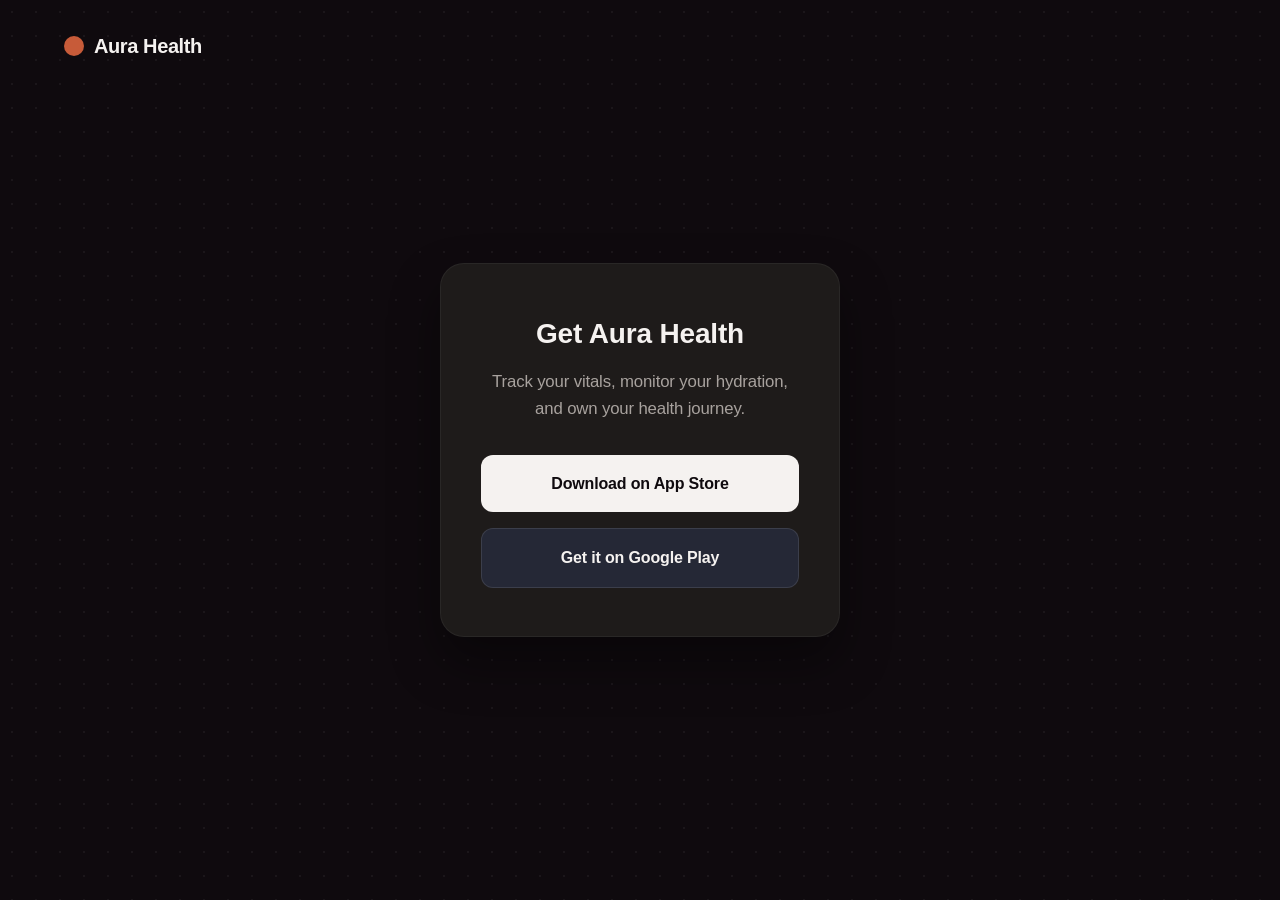
<file: download/index.html>
<!DOCTYPE html>
<html lang="en">
<head>
    <meta charset="UTF-8">
    <meta name="viewport" content="width=device-width, initial-scale=1.0">
    <title>Download Aura Health</title>
    <link rel="stylesheet" href="../index.css">
    <script>
      (function redirectBasedOnDevice() {
        const userAgent = navigator.userAgent || navigator.vendor || window.opera;
        const iosLink = "https://apps.apple.com/us/app/aura-fit-health/id6768627273"; // Replace with actual Apple ID
        const androidLink = "https://play.google.com/store/apps/details?id=com.synapsefitapp";

        if (/iPad|iPhone|iPod/.test(userAgent) && !window.MSStream) {
          window.location.replace(iosLink);
        } else if (/android/i.test(userAgent)) {
          window.location.replace(androidLink);
        }
      })();
    </script>
    <style>
      body { 
        display: flex; 
        justify-content: center; 
        align-items: center; 
        height: 100vh; 
        background-color: #0F0A0E; 
        background-image: radial-gradient(rgba(255, 255, 255, 0.05) 1px, transparent 1px);
        background-size: 24px 24px;
        font-family: 'Inter', sans-serif; 
        margin: 0; 
      }
      .download-card { 
        background: #1E1B1A; 
        padding: 48px 40px; 
        border-radius: 24px; 
        box-shadow: 0 25px 50px rgba(0,0,0,0.4); 
        border: 1px solid rgba(255,255,255,0.05);
        text-align: center; 
        max-width: 400px; 
      }
      .download-card h1 { 
        color: #F5F2F0; 
        font-size: 28px; 
        margin-bottom: 12px; 
        margin-top: 0;
      }
      .download-card p { 
        color: #A8A29E; 
        margin-bottom: 32px; 
        line-height: 1.6; 
        font-size: 1.05rem;
      }
      .btn-row { 
        display: flex; 
        flex-direction: column; 
        gap: 16px; 
      }
      .app-store-btn {
        display: inline-flex;
        align-items: center;
        justify-content: center;
        gap: 10px;
        padding: 16px 24px;
        border-radius: 12px;
        text-decoration: none;
        font-weight: 600;
        font-size: 1rem;
        transition: opacity 0.2s, transform 0.2s;
      }
      .app-store-btn:hover {
        transform: translateY(-2px);
      }
      .app-store-btn.ios {
        background: #F5F2F0;
        color: #0F0A0E;
      }
      .app-store-btn.android {
        background: #252836;
        color: #F5F2F0;
        border: 1px solid rgba(255,255,255,0.1);
      }
    </style>
</head>
<body>
    <div style="position: absolute; top: 30px; left: 5%;">
        <a href="../index.html" class="logo" style="text-decoration: none;">
            <div class="logo-circle"></div>
            Aura Health
        </a>
    </div>

    <div class="download-card">
        <h1>Get Aura Health</h1>
        <p>Track your vitals, monitor your hydration, and own your health journey.</p>
        <div class="btn-row">
            <a href="https://apps.apple.com/us/app/aura-fit-health/id6768627273" class="app-store-btn ios">Download on App Store</a>
            <a href="https://play.google.com/store/apps/details?id=com.synapsefitapp" class="app-store-btn android">Get it on Google Play</a>
        </div>
    </div>
</body>
</html>
</file>
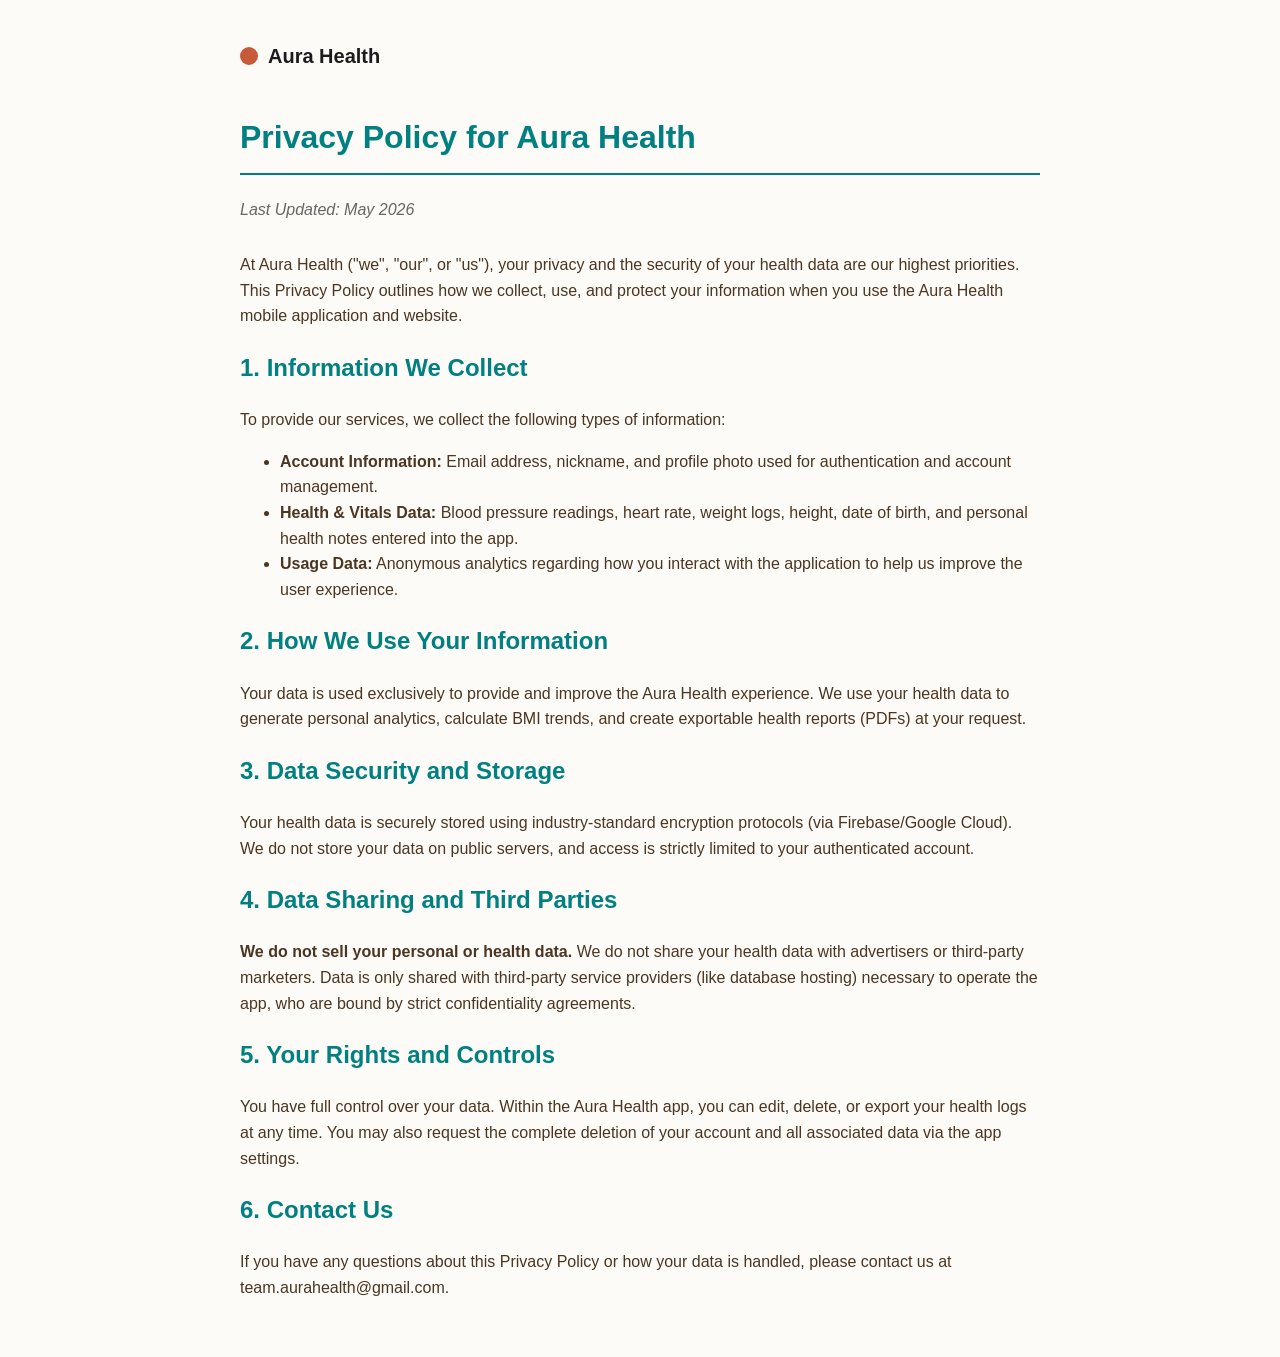
<file: privacy.html>
<!DOCTYPE html>
<html lang="en">
<head>
    <meta charset="UTF-8">
    <meta name="viewport" content="width=device-width, initial-scale=1.0">
    <title>Privacy Policy | Aura Health</title>
    <style>
        body {
            font-family: -apple-system, BlinkMacSystemFont, "Segoe UI", Roboto, Helvetica, Arial, sans-serif;
            background-color: #FDFBF7;
            color: #4B3621;
            line-height: 1.6;
            padding: 40px 20px;
            max-width: 800px;
            margin: 0 auto;
        }
        h1, h2 { color: #008080; }
        h1 { border-bottom: 2px solid #008080; padding-bottom: 10px; }
        .date { font-style: italic; color: #666; margin-bottom: 30px; }
    </style>
</head>
<body>

    <header style="margin-bottom: 40px; display: flex; align-items: center; gap: 10px;">
        <a href="index.html" style="text-decoration: none; display: flex; align-items: center; gap: 10px; font-family: 'Inter', -apple-system, BlinkMacSystemFont, sans-serif; font-weight: 800; font-size: 1.25rem; color: #1C1C1E;">
            <div style="width: 18px; height: 18px; border-radius: 50%; background-color: #C75B39;"></div>
            Aura Health
        </a>
    </header>

    <h1>Privacy Policy for Aura Health</h1>
    <p class="date">Last Updated: May 2026</p>

    <p>At Aura Health ("we", "our", or "us"), your privacy and the security of your health data are our highest priorities. This Privacy Policy outlines how we collect, use, and protect your information when you use the Aura Health mobile application and website.</p>

    <h2>1. Information We Collect</h2>
    <p>To provide our services, we collect the following types of information:</p>
    <ul>
        <li><strong>Account Information:</strong> Email address, nickname, and profile photo used for authentication and account management.</li>
        <li><strong>Health & Vitals Data:</strong> Blood pressure readings, heart rate, weight logs, height, date of birth, and personal health notes entered into the app.</li>
        <li><strong>Usage Data:</strong> Anonymous analytics regarding how you interact with the application to help us improve the user experience.</li>
    </ul>

    <h2>2. How We Use Your Information</h2>
    <p>Your data is used exclusively to provide and improve the Aura Health experience. We use your health data to generate personal analytics, calculate BMI trends, and create exportable health reports (PDFs) at your request.</p>

    <h2>3. Data Security and Storage</h2>
    <p>Your health data is securely stored using industry-standard encryption protocols (via Firebase/Google Cloud). We do not store your data on public servers, and access is strictly limited to your authenticated account.</p>

    <h2>4. Data Sharing and Third Parties</h2>
    <p><strong>We do not sell your personal or health data.</strong> We do not share your health data with advertisers or third-party marketers. Data is only shared with third-party service providers (like database hosting) necessary to operate the app, who are bound by strict confidentiality agreements.</p>

    <h2>5. Your Rights and Controls</h2>
    <p>You have full control over your data. Within the Aura Health app, you can edit, delete, or export your health logs at any time. You may also request the complete deletion of your account and all associated data via the app settings.</p>

    <h2>6. Contact Us</h2>
    <p>If you have any questions about this Privacy Policy or how your data is handled, please contact us at team.aurahealth@gmail.com.</p>

</body>
</html>
</file>
<file: index.css>
:root {
    --color-terracotta: #C75B39; /* Warm terracotta brown */
    --color-peach: #F5C6AA; /* Soft peach neutral */
    --color-charcoal: #F5F2F0; /* Crisp off-white */
    --color-eucalyptus: #8FBC8F; /* Eucalyptus light green */
    --bg-color: #151312; /* Rich dark espresso/slate */
    --text-color: #F5F2F0;
    --glass-bg: #1E1B1A;
    --glass-border: rgba(255, 255, 255, 0.05);
    --shadow-subtle: 0 4px 20px rgba(0, 0, 0, 0.02);
    --font-family: 'Inter', -apple-system, BlinkMacSystemFont, "Segoe UI", Roboto, sans-serif;
    --accent-color: var(--color-terracotta);
}

p {
    color: #A8A29E;
}

* {
    margin: 0;
    padding: 0;
    box-sizing: border-box;
}

body {
    font-family: var(--font-family);
    background-color: var(--bg-color);
    color: var(--text-color);
    line-height: 1.6;
    display: flex;
    flex-direction: column;
    min-height: 100vh;
    -webkit-font-smoothing: antialiased;
    -moz-osx-font-smoothing: grayscale;
    letter-spacing: -0.01em;
}

.container {
    width: 100%;
    max-width: 1440px;
    margin: 0 auto;
    padding: 0 5%;
}

/* Header / Top Navigation */
.top-nav {
    position: absolute;
    top: 0;
    left: 0;
    width: 100%;
    padding: 24px 0;
    z-index: 100;
}

.nav-container {
    display: flex;
    align-items: center;
    justify-content: flex-start;
}

.logo {
    font-size: 1.25rem;
    font-weight: 800;
    color: var(--text-color);
    text-decoration: none;
    display: flex;
    align-items: center;
    gap: 10px;
    letter-spacing: -0.02em;
}

.logo-circle {
    width: 20px;
    height: 20px;
    border-radius: 50%;
    background-color: var(--accent-color);
}

/* Hero Section */
.hero-section {
    padding: 30px 0;
    background: radial-gradient(circle at top left, rgba(199, 91, 57, 0.04), transparent 40%),
                radial-gradient(circle at top right, rgba(199, 91, 57, 0.05), transparent 45%),
                radial-gradient(circle at bottom, rgba(199, 91, 57, 0.02), transparent 50%),
                var(--bg-color);
}

.hero-section .container {
    display: flex;
    flex-direction: row;
    align-items: center;
    justify-content: space-between;
    min-height: 55vh;
    gap: 40px;
    padding: 80px 5% 40px 5%;
}

.hero-text-col {
    flex: 1.2;
    max-width: 680px;
    text-align: left;
}

.hero-visual-col {
    flex: 0.8;
    display: flex;
    justify-content: flex-end;
    align-items: center;
}

.hero-section h1 {
    font-size: 4rem;
    font-weight: 800;
    line-height: 1.1;
    margin-bottom: 24px;
    letter-spacing: -0.03em;
    color: var(--color-charcoal);
}

.hero-section p {
    font-size: 1.25rem;
    color: #A8A29E;
    margin-bottom: 40px;
    max-width: 580px;
    line-height: 1.7;
}

.cta-buttons {
    display: flex;
    gap: 20px;
    justify-content: flex-start;
    flex-wrap: wrap;
}

.app-store-btn {
    padding: 16px 32px;
    border-radius: 16px;
    font-weight: 600;
    text-decoration: none;
    transition: transform 0.2s, background-color 0.2s;
    font-size: 1.1rem;
    display: inline-flex;
    align-items: center;
    gap: 12px;
    color: #fff;
}

.app-store-btn.ios {
    background-color: var(--color-terracotta);
}

.app-store-btn.ios:hover {
    background-color: #B34B29;
    transform: translateY(-2px);
}

.app-store-btn.android {
    background-color: #2A2625;
}

.app-store-btn.android:hover {
    background-color: #3D3735;
    transform: translateY(-2px);
}

.store-icon {
    width: 24px;
    height: 24px;
}

/* CSS Device Mockup */
.css-device-frame {
    width: 300px;
    height: 600px;
    border-radius: 40px;
    border: 12px solid #2A2625;
    box-shadow: 0 25px 50px rgba(0,0,0,0.3);
    position: relative;
    background: #1E1B1A;
    overflow: hidden;
    display: flex;
    flex-direction: column;
}

.css-device-notch {
    position: absolute;
    top: 0;
    left: 50%;
    transform: translateX(-50%);
    width: 120px;
    height: 20px;
    border-bottom-left-radius: 16px;
    border-bottom-right-radius: 16px;
    background: #2A2625;
    z-index: 10;
}

.css-device-screen {
    flex: 1;
    padding: 40px 20px 20px 20px;
    background: #151312;
    display: flex;
    flex-direction: column;
    justify-content: space-between;
}

/* Dashboard Widget inside CSS Device */
.dashboard-greeting {
    font-size: 1.1rem;
    font-weight: 700;
    color: var(--color-charcoal);
    text-align: left;
    margin-top: 10px;
    margin-bottom: 20px;
}

.dashboard-goal-widget {
    position: relative;
    display: flex;
    flex-direction: column;
    align-items: center;
    justify-content: center;
    margin: 20px 0;
}

.progress-ring {
    transform: rotate(-90deg);
}

.progress-ring__circle {
    stroke-dashoffset: 0;
    transition: stroke-dashoffset 0.35s;
    transform-origin: 50% 50%;
}

.goal-text {
    position: absolute;
    top: 50%;
    left: 50%;
    transform: translate(-50%, -50%);
    text-align: center;
    display: flex;
    flex-direction: column;
    align-items: center;
}

.goal-percentage {
    font-size: 1.8rem;
    font-weight: 800;
    color: var(--color-charcoal);
    line-height: 1;
}

.goal-label {
    font-size: 0.6rem;
    font-weight: 700;
    color: var(--color-terracotta);
    margin-top: 4px;
    max-width: 90px;
    line-height: 1.2;
}

.dashboard-metrics {
    display: flex;
    flex-direction: column;
    gap: 12px;
    margin-bottom: 10px;
}

.metric-card {
    background: #1E1B1A;
    border: 1px solid rgba(255, 255, 255, 0.05);
    padding: 12px 16px;
    border-radius: 16px;
    box-shadow: none;
    display: flex;
    align-items: center;
    gap: 12px;
    text-align: left;
}

.metric-icon {
    font-size: 1.4rem;
}

.metric-info {
    display: flex;
    flex-direction: column;
}

.metric-title {
    font-weight: 700;
    font-size: 0.85rem;
    color: var(--color-charcoal);
}

.metric-subtitle {
    font-size: 0.7rem;
    color: #8C7B70;
}

/* Features Section */
.features-section {
    padding: 40px 0;
    background-color: #0D0C0B;
}

.section-header {
    text-align: center;
    margin-bottom: 40px;
    display: flex;
    flex-direction: column;
    align-items: center;
}

.section-title {
    font-size: 2.5rem;
    font-weight: 700;
    margin-top: 8px;
    margin-bottom: 0;
    letter-spacing: -0.03em;
    color: var(--color-charcoal);
}

.features-grid {
    display: grid;
    grid-template-columns: repeat(3, 1fr);
    gap: 20px;
}

.feature-card {
    background: #1E1B1A;
    border: 1px solid rgba(255, 255, 255, 0.05);
    padding: 24px;
    border-radius: 24px;
    box-shadow: none;
    transition: transform 0.2s, border-color 0.2s;
    text-align: left;
    display: flex;
    flex-direction: column;
}

.feature-card:hover {
    transform: translateY(-4px);
    border-color: rgba(199, 91, 57, 0.25);
}

.card-img-wrapper {
    width: 100%;
    height: 180px;
    overflow: hidden;
    border-radius: 16px 16px 0 0;
    margin-bottom: 20px;
}

.card-img-wrapper img {
    width: 100%;
    height: 100%;
    object-fit: cover;
    object-position: center;
}

.bento-wide {
    grid-column: span 2;
}

.bento-standard {
    grid-column: span 1;
}

.feature-card h3 {
    font-size: 1.35rem;
    font-weight: 700;
    margin-bottom: 12px;
    letter-spacing: -0.02em;
    color: var(--color-charcoal);
}

.feature-card p {
    color: #A8A29E;
    font-size: 0.95rem;
    line-height: 1.6;
    margin-bottom: 0;
}

/* Blood Network Section */
.blood-network-section {
  background-color: #121115; /* Premium deep dark purple-charcoal */
  padding: 80px 5%;
  color: #FFFFFF;
  border-top: 1px solid rgba(255, 255, 255, 0.05);
}
.network-container {
  display: flex;
  flex-direction: row;
  align-items: center;
  justify-content: space-between;
  gap: 60px;
  max-width: 1200px;
  margin: 0 auto;
}
.network-content {
  flex: 1;
  max-width: 520px;
}
.pill-badge-rose {
  display: inline-flex;
  align-items: center;
  gap: 8px;
  background: rgba(255, 94, 126, 0.12);
  color: #FF5E7E;
  padding: 6px 14px;
  border-radius: 20px;
  font-size: 11px;
  font-weight: 700;
  letter-spacing: 1px;
  margin-bottom: 24px;
  text-transform: uppercase;
}
.network-title {
  font-size: 2.5rem;
  line-height: 1.2;
  margin-bottom: 16px;
  color: #FFFFFF;
  font-weight: 800;
}
.network-title span {
  color: #FF5E7E;
}
.network-desc {
  color: #A8A29E;
  font-size: 1.05rem;
  line-height: 1.6;
  margin-bottom: 32px;
}
.network-feature-list {
  list-style: none;
  padding: 0;
  margin: 0 0 35px 0;
  display: flex;
  flex-direction: column;
  gap: 20px;
}
.network-feature-list li {
  display: flex;
  align-items: center;
  gap: 16px;
  color: #D1D5DB;
  font-size: 0.95rem;
}
.network-feature-list li strong {
  color: #FFFFFF;
}
.icon-box-rose {
  background: rgba(255, 94, 126, 0.12);
  color: #FF5E7E;
  width: 36px;
  height: 36px;
  border-radius: 10px;
  display: flex;
  align-items: center;
  justify-content: center;
  flex-shrink: 0;
}
.network-cta-row {
  display: flex;
  gap: 16px;
  flex-wrap: wrap;
}
.btn-primary-rose {
  background: #FF5E7E;
  color: #FFFFFF;
  border: none;
  padding: 14px 24px;
  border-radius: 12px;
  font-size: 0.95rem;
  font-weight: 600;
  display: inline-flex;
  align-items: center;
  gap: 8px;
  cursor: pointer;
  box-shadow: 0 8px 24px rgba(255, 94, 126, 0.25);
  transition: opacity 0.2s, transform 0.2s;
}
.btn-primary-rose:hover {
  opacity: 0.9;
  transform: translateY(-1px);
}
.btn-secondary-rose {
  background: transparent;
  color: #FF5E7E;
  border: 1px solid rgba(255, 94, 126, 0.3);
  padding: 14px 24px;
  border-radius: 12px;
  font-size: 0.95rem;
  font-weight: 600;
  display: inline-flex;
  align-items: center;
  gap: 8px;
  cursor: pointer;
  transition: background-color 0.2s, transform 0.2s;
}
.btn-secondary-rose:hover {
  background: rgba(255, 94, 126, 0.05);
  transform: translateY(-1px);
}

/* Mock UI Card */
.network-visual {
  flex: 0.8;
  display: flex;
  justify-content: flex-end;
}
.mock-ui-card {
  width: 100%;
  max-width: 400px;
  background: #1B181E; /* matches purple-charcoal vibe */
  border-radius: 24px;
  overflow: hidden;
  box-shadow: 0 25px 50px rgba(0,0,0,0.4);
  border: 1px solid rgba(255,255,255,0.03);
}
.mock-card-header {
  background: #FF5E7E;
  padding: 24px;
}
.mock-card-header h3 {
  margin: 0 0 4px 0;
  font-size: 1.25rem;
  color: #FFFFFF;
  font-weight: 800;
}
.mock-card-header p {
  margin: 0;
  font-size: 0.85rem;
  color: rgba(255,255,255,0.85);
}
.mock-card-body {
  padding: 24px;
}
.mock-impact-stat {
  display: flex;
  align-items: center;
  gap: 16px;
  background: #25212A;
  padding: 16px;
  border-radius: 16px;
  margin-bottom: 20px;
  border: 1px solid rgba(255, 94, 126, 0.15);
}
.impact-number {
  font-size: 2.2rem;
  font-weight: 800;
  color: #FF5E7E;
  line-height: 1;
}
.impact-label {
  display: flex;
  flex-direction: column;
  text-align: left;
}
.impact-label strong {
  font-size: 0.95rem;
  color: #F5F2F0;
}
.impact-label span {
  font-size: 0.75rem;
  color: #8C7B70;
}
.mock-list-item {
  background: #25212A;
  border-radius: 12px;
  padding: 12px;
  display: flex;
  align-items: center;
  gap: 12px;
  margin-bottom: 12px;
}
.mock-list-item:nth-child(4) {
  margin-bottom: 20px;
}
.mock-avatar {
  width: 40px;
  height: 40px;
  border-radius: 50%;
  background: rgba(255, 94, 126, 0.1);
  color: #FF5E7E;
  display: flex;
  align-items: center;
  justify-content: center;
  font-size: 0.85rem;
  font-weight: 700;
}
.mock-info {
  flex: 1;
  text-align: left;
}
.mock-info h4 {
  margin: 0 0 2px 0;
  font-size: 0.95rem;
  color: #F5F2F0;
}
.mock-info p {
  margin: 0;
  font-size: 0.75rem;
  color: #8C7B70;
}
.mock-badge {
  padding: 4px 10px;
  border-radius: 12px;
  font-size: 0.7rem;
  font-weight: 600;
}
.badge-green {
  background: rgba(16, 185, 129, 0.1);
  color: #10B981;
  border: 1px solid rgba(16, 185, 129, 0.2);
}
.badge-red {
  background: rgba(239, 68, 68, 0.1);
  color: #EF4444;
  border: 1px solid rgba(239, 68, 68, 0.2);
}
.badge-purple {
  background: rgba(167, 139, 250, 0.1);
  color: #A78BFA;
  border: 1px solid rgba(167, 139, 250, 0.2);
}
.mock-footer-quote {
  font-size: 0.85rem;
  font-style: italic;
  color: #FF5E7E;
  text-align: center;
  margin-top: 18px;
  opacity: 0.85;
}

@media (max-width: 900px) {
  .network-container {
    flex-direction: column;
    gap: 40px;
  }
  .network-content, .network-visual {
    width: 100%;
    max-width: 100%;
  }
  .network-visual {
    justify-content: center;
  }
}

/* Lists styling */
.hero-feature-list {
    display: flex;
    flex-direction: column;
    gap: 16px;
    margin-top: 20px;
    margin-bottom: 35px;
    list-style: none;
    padding: 0;
}

.hero-feature-list li {
    display: flex;
    align-items: center;
    gap: 12px;
    font-size: 15px;
    color: #A8A29E;
    font-weight: 500;
}

.list-icon {
    font-size: 1.25rem;
    display: flex;
    align-items: center;
    justify-content: center;
}

/* Pill badge styling */
.pill-badge {
    display: inline-flex;
    align-items: center;
    gap: 6px;
    padding: 6px 14px;
    border-radius: 20px;
    font-size: 12px;
    font-weight: 600;
    text-transform: uppercase;
    letter-spacing: 0.5px;
    background: #2A2625;
    color: #D6CFC9;
}

.pill-badge svg {
    width: 12px;
    height: 12px;
}

/* Footer */
.site-footer {
    background-color: #0D0C0B;
    padding: 60px 5% 40px;
    border-top: 1px solid rgba(255, 255, 255, 0.05);
    text-align: center;
}

.footer-cta {
    margin-bottom: 40px;
}

.footer-cta h2 {
    font-size: 2.2rem;
    font-weight: 800;
    color: #F5F2F0;
    margin-bottom: 20px;
    letter-spacing: -0.02em;
}

.footer-btn {
    display: inline-block;
    padding: 16px 36px;
    background-color: var(--color-terracotta);
    color: #fff;
    font-weight: 700;
    text-decoration: none;
    border-radius: 16px;
    font-size: 1.1rem;
    transition: transform 0.2s, background-color 0.2s;
}

.footer-btn:hover {
    background-color: #B34B29;
    transform: translateY(-2px);
}

.footer-links {
    display: flex;
    gap: 30px;
    justify-content: center;
    margin-bottom: 30px;
}

.footer-links a {
    color: #8C7B70;
    text-decoration: none;
    font-weight: 500;
    font-size: 0.95rem;
    transition: color 0.2s;
}

.footer-links a:hover {
    color: var(--text-color);
}

.copyright {
    color: #6C5D53;
    font-size: 0.9rem;
}

/* Bento Micro-Interactions */
.interactive-bento {
  transition: transform 0.4s cubic-bezier(0.16, 1, 0.3, 1), border-color 0.4s, box-shadow 0.4s;
  cursor: pointer;
  display: flex;
  flex-direction: column;
  justify-content: space-between;
}

.interactive-bento:hover {
  transform: translateY(-6px);
  border-color: rgba(255, 255, 255, 0.15);
  box-shadow: 0 20px 40px rgba(0, 0, 0, 0.3);
}

.icon-header {
  display: flex;
  align-items: center;
  gap: 10px;
  margin-bottom: 12px;
}

.icon-header h3 {
  margin: 0;
  font-size: 1.25rem;
}

.section-header {
  text-align: center;
  margin-bottom: 48px;
}

.section-subtitle {
  color: #A8A29E;
  font-size: 1.1rem;
  margin-top: 8px;
}

@media (min-width: 992px) {
  .wide-bento {
    grid-column: span 2;
  }
}

/* Responsive */
@media (max-width: 768px) {
    .hero-section .container {
        flex-direction: column;
        text-align: center;
        gap: 30px;
    }
    
    .hero-text-col {
        text-align: center;
        max-width: 100%;
        display: flex;
        flex-direction: column;
        align-items: center;
    }
    
    .hero-section h1 {
        font-size: 2.8rem;
    }
    
    .hero-section p {
        margin-left: auto;
        margin-right: auto;
    }

    .hero-feature-list {
        align-items: center;
    }
    
    .cta-buttons {
        justify-content: center;
    }

    .hero-visual-col {
        justify-content: center;
        width: 100%;
        max-width: 450px;
    }
    
    .features-grid {
        grid-template-columns: 1fr;
        gap: 20px;
    }

    .bento-wide, .wide-bento {
        grid-column: span 1;
    }

    .network-container {
        flex-direction: column;
        text-align: center;
        gap: 40px;
    }

    .network-info-col {
        max-width: 100%;
        display: flex;
        flex-direction: column;
        align-items: center;
    }

    .network-feature-list {
        align-items: center;
    }

    .network-visual-col {
        justify-content: center;
        width: 100%;
    }
}

/* Vision & Mission Section */
.vision-mission-section {
  background-color: #0F0A0E;
  /* Subtle dot grid pattern */
  background-image: radial-gradient(rgba(255, 255, 255, 0.05) 1px, transparent 1px);
  background-size: 24px 24px;
  padding: 80px 5%;
  border-top: 1px solid rgba(255, 255, 255, 0.05);
}
.vm-container {
  display: grid;
  grid-template-columns: repeat(auto-fit, minmax(320px, 1fr));
  gap: 32px;
  max-width: 1000px;
  margin: 0 auto;
}
.vm-card {
  background: #1E1B1A;
  border-radius: 20px;
  padding: 40px;
  border: 1px solid rgba(255, 255, 255, 0.05);
  box-shadow: 0 10px 30px rgba(0, 0, 0, 0.2);
}
.badge-blue {
  background: rgba(56, 189, 248, 0.15);
  color: #38BDF8;
  margin-bottom: 24px;
}
.badge-green {
  background: rgba(52, 211, 153, 0.15);
  color: #34D399;
  margin-bottom: 24px;
}
.vm-title {
  font-size: 1.75rem;
  color: #F5F2F0;
  line-height: 1.3;
  margin-bottom: 16px;
}
.vm-desc {
  color: #A8A29E;
  font-size: 1.05rem;
  line-height: 1.6;
}
</file>
